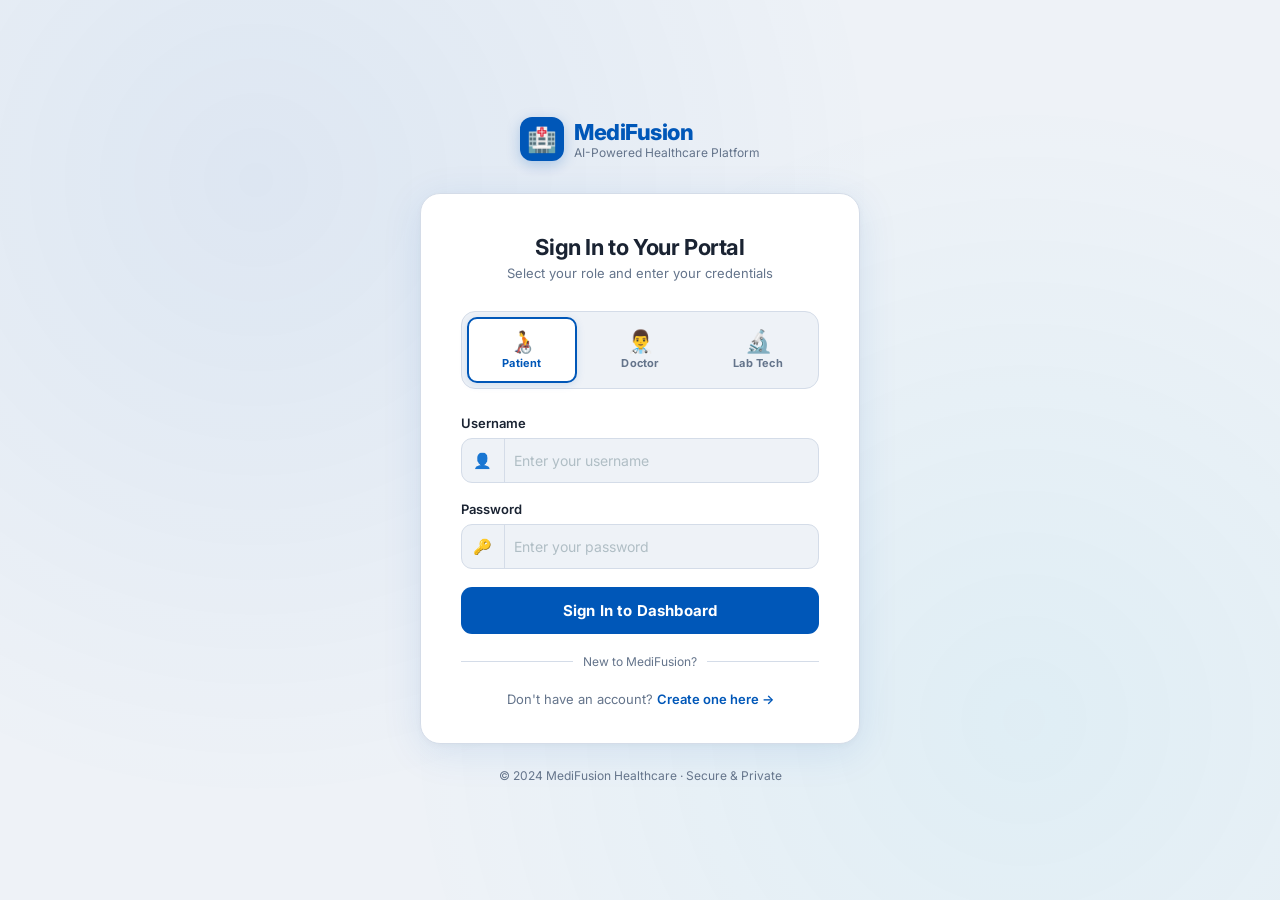
<file: frontend/doctor_review.html>
<!DOCTYPE html>
<html lang="en">
<head>
<meta charset="UTF-8">
<title>Doctor Case Review – MediFusion</title>
<link href="https://fonts.googleapis.com/css2?family=Poppins:wght@400;500;600;700&display=swap" rel="stylesheet">

<style>
/* ==== GLOBAL STYLE (Teal / Navy) ==== */
body{
  margin:0;padding:0;
  font-family:'Poppins',Arial,sans-serif;
  background:linear-gradient(135deg,#E0F2F1,#CFD8DC);
  display:flex;
  justify-content:center;
  align-items:flex-start;
  padding:40px;
}

.container{
  width:90%;max-width:1200px;
  background:white;
  padding:40px;
  border-radius:16px;
  box-shadow:0 12px 30px rgba(0,0,0,0.1);
}

/* HEADER */
.header{
  display:flex;justify-content:space-between;align-items:center;
  margin-bottom:30px;
}

.header h1{
  color:#37474F;font-size:30px;margin:0;font-weight:700;
}

.logout-btn{
  padding:12px 22px;
  background:#e74c3c;color:white;
  border:none;border-radius:8px;
  font-size:16px;font-weight:600;
  cursor:pointer;
}
.logout-btn:hover{ background:#c0392b; }

/* BANNER */
.banner{
  display:flex;align-items:center;
  background:white;padding:25px;border-radius:16px;
  border-left:5px solid #00796B;
  box-shadow:0 6px 18px rgba(0,0,0,0.08);
  margin-bottom:35px;
}
.banner img{
  width:90px;margin-right:20px;
  filter:invert(34%) sepia(85%) saturate(300%) hue-rotate(158deg);
}
.banner-text h2{
  margin:0;color:#00796B;font-size:26px;font-weight:600;
}
.banner-text p{
  margin:5px 0 0;color:#78909C;font-size:15px;
}

/* GRID */
.grid{
  display:grid;grid-template-columns:1fr 1fr;gap:25px;
}

/* CARDS */
.card{
  background:white;padding:25px;border-radius:12px;
  box-shadow:0 4px 12px rgba(0,0,0,0.08);
}
.card h3{
  margin:0 0 10px 0;
  color:#37474F;font-size:20px;font-weight:600;
  border-bottom:2px solid #E0F2F1;
  padding-bottom:5px;
}

/* TEXT BOXES */
.text-box{
  width:100%;min-height:120px;
  padding:14px;border-radius:10px;
  border:1px solid #CFD8DC;font-size:15px;
  color:#263238;resize:vertical;
}
.text-box:focus{
  border-color:#4DB6AC;
  box-shadow:0 0 8px rgba(77,182,172,0.4);
}

/* READ-ONLY */
#symptomsBox,#aiBox{
  background:#F4FFFF;border-left:4px solid #4DB6AC;
  padding:15px;font-weight:500;color:#004D40;
}

/* SUBMIT */
.submit-btn{
  width:100%;padding:16px;margin-top:30px;
  background:#00796B;color:white;
  border:none;border-radius:10px;
  font-size:18px;font-weight:600;
  cursor:pointer;
}
.submit-btn:hover{
  background:#4DB6AC;
  transform:translateY(-2px);
}
</style>
</head>

<body>
<div class="container">

  <div class="header">
    <h1>Case Review</h1>
    <button class="logout-btn" onclick="doctorLogout()">Logout</button>
  </div>

  <div class="banner">
    <img src="https://cdn-icons-png.flaticon.com/512/4320/4320337.png">
    <div class="banner-text">
      <h2>Review Patient Case</h2>
      <p>Analyze symptoms, AI findings, and submit your review.</p>
    </div>
  </div>

  <div class="grid">

    <div class="card">
      <h3>Patient Symptoms</h3>
      <div id="symptomsBox" class="text-box">Loading...</div>
    </div>

    <div class="card">
      <h3>AI Preliminary Analysis</h3>
      <div id="aiBox" class="text-box">Loading...</div>
    </div>

    <div class="card">
      <h3>Your Notes</h3>
      <textarea id="docNotes" class="text-box"></textarea>
    </div>

    <div class="card">
      <h3>Recommended Tests</h3>
      <textarea id="tests" class="text-box"></textarea>
    </div>

    <div class="card" style="grid-column:1/-1;">
      <h3>Final Diagnosis</h3>
      <textarea id="diagnosis" class="text-box"></textarea>
    </div>

  </div>

  <button class="submit-btn" onclick="submitDoctorReview()">SUBMIT REVIEW</button>
</div>

<script src="api.js"></script>
<script src="doctor.js"></script>
<script>
    loadCaseForReview();
</script>

</body>
</html>
</file>
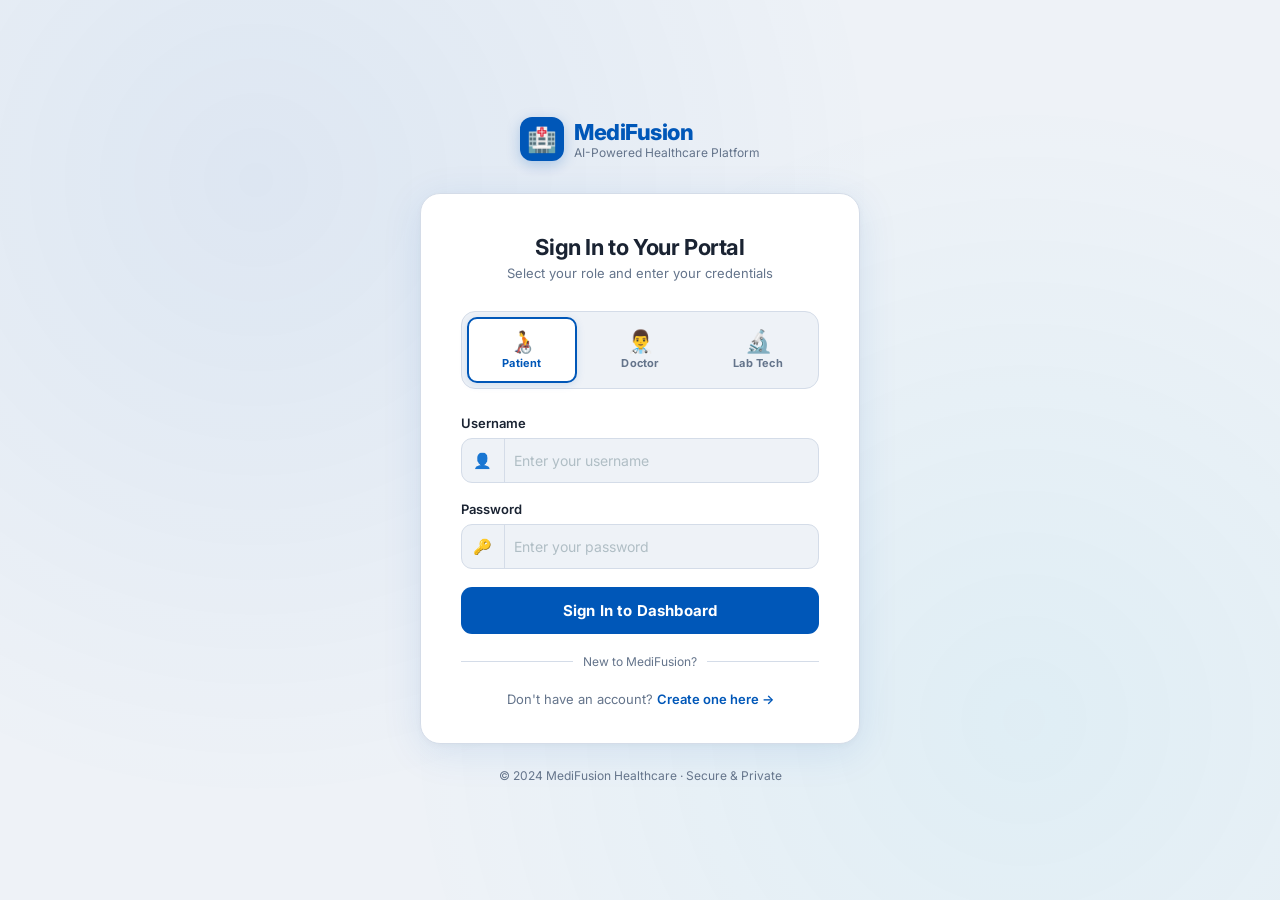
<file: frontend/lab_dashboard.html>
<!DOCTYPE html>
<html lang="en">
<head>
<meta charset="UTF-8">
<meta name="viewport" content="width=device-width, initial-scale=1.0">
<title>Lab Dashboard – MediFusion</title>
<link href="https://fonts.googleapis.com/css2?family=Inter:wght@300;400;500;600;700;800&display=swap" rel="stylesheet">
<style>
*, *::before, *::after { margin: 0; padding: 0; box-sizing: border-box; }
:root {
  --bg: #f0f4f8;
  --sidebar: #ffffff;
  --white: #ffffff;
  --primary: #0e7c5b;
  --primary-light: #ecfdf5;
  --primary-hover: #065f46;
  --text: #1a2332;
  --muted: #64748b;
  --border: #dde3ec;
  --success: #16a34a;
  --success-bg: #f0fdf4;
  --danger: #dc2626;
  --warn: #d97706;
  --shadow: 0 2px 12px rgba(14,124,91,0.07);
  --shadow-md: 0 4px 20px rgba(14,124,91,0.10);
}
body { font-family: 'Inter', sans-serif; background: var(--bg); color: var(--text); min-height: 100vh; display: flex; font-size: 14px; }

/* ── SIDEBAR ── */
.sidebar { width: 248px; min-width: 248px; background: var(--sidebar); border-right: 1px solid var(--border); display: flex; flex-direction: column; height: 100vh; position: sticky; top: 0; box-shadow: 2px 0 12px rgba(0,0,0,0.04); }
.sidebar-brand { padding: 24px 22px 18px; border-bottom: 1px solid var(--border); display: flex; align-items: center; gap: 10px; }
.brand-icon { width: 38px; height: 38px; border-radius: 10px; background: var(--primary); display: flex; align-items: center; justify-content: center; font-size: 20px; }
.brand-name { font-size: 16px; font-weight: 800; color: var(--primary); }
.brand-sub { font-size: 10px; color: var(--muted); text-transform: uppercase; letter-spacing: 0.8px; }
.user-card { margin: 16px 14px; padding: 14px; background: var(--primary-light); border-radius: 14px; display: flex; align-items: center; gap: 12px; border: 1px solid rgba(14,124,91,0.12); }
.user-avatar { width: 40px; height: 40px; border-radius: 50%; background: var(--primary); color: white; font-size: 18px; display: flex; align-items: center; justify-content: center; }
.user-name { font-size: 13px; font-weight: 700; }
.user-role { font-size: 11px; color: var(--primary); font-weight: 600; }
.nav-section { padding: 8px 10px 0; flex: 1; }
.nav-label { font-size: 10px; color: var(--muted); text-transform: uppercase; letter-spacing: 1px; padding: 10px 10px 6px; font-weight: 600; }
.nav-item { display: flex; align-items: center; gap: 10px; padding: 10px 12px; border-radius: 10px; cursor: pointer; color: var(--muted); font-size: 13px; font-weight: 500; transition: all 0.15s; margin-bottom: 2px; }
.nav-item:hover { background: var(--bg); color: var(--text); }
.nav-item.active { background: var(--primary-light); color: var(--primary); font-weight: 600; }
.nav-icon { font-size: 16px; width: 20px; text-align: center; }
.sidebar-footer { padding: 14px; border-top: 1px solid var(--border); }
.btn-logout { width: 100%; padding: 10px; background: #fef2f2; border: 1px solid #fca5a5; border-radius: 10px; color: var(--danger); font-size: 13px; font-weight: 600; font-family: 'Inter', sans-serif; cursor: pointer; transition: all 0.2s; }
.btn-logout:hover { background: var(--danger); color: white; }

/* ── MAIN ── */
.main { flex: 1; overflow-y: auto; display: flex; flex-direction: column; }
.topbar { background: var(--white); border-bottom: 1px solid var(--border); padding: 16px 32px; display: flex; align-items: center; justify-content: space-between; position: sticky; top: 0; z-index: 10; box-shadow: 0 1px 4px rgba(0,0,0,0.04); }
.topbar-title { font-size: 18px; font-weight: 700; color: var(--text); }
.topbar-sub { font-size: 12px; color: var(--muted); margin-top: 1px; }
.content { padding: 28px 32px; flex: 1; }

.tab-panel { display: none; }
.tab-panel.active { display: block; }

/* ── STATS ── */
.stats-row { display: grid; grid-template-columns: repeat(auto-fit, minmax(160px,1fr)); gap: 16px; margin-bottom: 24px; }
.stat-card { background: var(--white); border: 1px solid var(--border); border-radius: 16px; padding: 20px; box-shadow: var(--shadow); position: relative; overflow: hidden; }
.stat-card::before { content: ''; position: absolute; top: 0; left: 0; right: 0; height: 3px; background: var(--primary); }
.stat-icon { font-size: 24px; margin-bottom: 10px; }
.stat-value { font-size: 22px; font-weight: 800; color: var(--text); }
.stat-label { font-size: 12px; color: var(--muted); margin-top: 4px; font-weight: 500; }

/* ── CARDS ── */
.card-grid { display: grid; grid-template-columns: 1fr 1fr; gap: 20px; margin-bottom: 20px; }
.card-full { grid-column: 1 / -1; }
.card { background: var(--white); border: 1px solid var(--border); border-radius: 16px; padding: 24px; box-shadow: var(--shadow); }
.card-title { font-size: 14px; font-weight: 700; color: var(--text); margin-bottom: 18px; display: flex; align-items: center; gap: 8px; padding-bottom: 14px; border-bottom: 1px solid var(--border); }

/* ── FORMS ── */
.form-group { margin-bottom: 18px; }
.form-label { display: block; font-size: 12px; font-weight: 600; color: var(--text); margin-bottom: 8px; text-transform: uppercase; letter-spacing: 0.5px; }
.form-input { width: 100%; padding: 12px 16px; background: var(--bg); border: 1.5px solid var(--border); border-radius: 10px; color: var(--text); font-size: 13px; font-family: 'Inter', sans-serif; transition: all 0.2s; }
.form-input:focus { outline: none; border-color: var(--primary); background: white; box-shadow: 0 0 0 3px rgba(14,124,91,0.1); }
.form-input::placeholder { color: #a0aec0; }
textarea.form-input { resize: vertical; min-height: 90px; }

.btn-primary { padding: 11px 22px; background: var(--primary); border: none; border-radius: 10px; color: white; font-size: 13px; font-weight: 700; font-family: 'Inter', sans-serif; cursor: pointer; transition: all 0.2s; }
.btn-primary:hover { background: var(--primary-hover); transform: translateY(-1px); box-shadow: 0 4px 14px rgba(14,124,91,0.25); }
.btn-primary:disabled { opacity: 0.6; cursor: not-allowed; transform: none; }

.btn-secondary { padding: 10px 18px; background: var(--primary-light); border: 1px solid rgba(14,124,91,0.25); border-radius: 10px; color: var(--primary); font-size: 13px; font-weight: 600; font-family: 'Inter', sans-serif; cursor: pointer; transition: all 0.2s; }
.btn-secondary:hover { background: #d1fae5; }

/* ── LOOKUP ── */
.lookup-result { display: none; background: var(--primary-light); border: 1px solid rgba(14,124,91,0.2); border-radius: 14px; padding: 18px; margin-top: 18px; }
.lookup-result.show { display: block; }

.info-row { display: flex; align-items: flex-start; padding: 10px 0; border-bottom: 1px solid var(--border); }
.info-row:last-child { border-bottom: none; padding-bottom: 0; }
.info-key { font-size: 11px; font-weight: 700; color: var(--muted); width: 130px; flex-shrink: 0; padding-top: 1px; text-transform: uppercase; letter-spacing: 0.5px; }
.info-val { font-size: 13px; color: var(--text); font-weight: 500; flex: 1; line-height: 1.5; }

/* ── BADGE ── */
.badge { display: inline-flex; align-items: center; padding: 3px 10px; border-radius: 20px; font-size: 11px; font-weight: 700; text-transform: uppercase; letter-spacing: 0.5px; }
.badge-submitted { background: #fffbeb; color: var(--warn); border: 1px solid #fde68a; }
.badge-analyzed { background: #eff6ff; color: #0057B8; border: 1px solid #bfdbfe; }
.badge-reviewed { background: var(--success-bg); color: var(--success); border: 1px solid #86efac; }

/* ── UPLOAD LOCKED ── */
.upload-locked { text-align: center; padding: 40px 20px; color: var(--muted); }
.upload-locked-icon { font-size: 40px; display: block; margin-bottom: 12px; opacity: 0.35; }

/* ── MSG ── */
.msg { display: none; padding: 11px 14px; border-radius: 10px; font-size: 13px; font-weight: 600; margin-top: 12px; }
.msg.success { background: var(--success-bg); border: 1px solid #86efac; color: var(--success); }
.msg.error { background: #fef2f2; border: 1px solid #fca5a5; color: var(--danger); }

/* ── TABLE ── */
.data-table { width: 100%; border-collapse: collapse; }
.data-table th { font-size: 11px; font-weight: 700; color: var(--muted); text-transform: uppercase; letter-spacing: 0.8px; padding: 10px 14px; text-align: left; border-bottom: 1.5px solid var(--border); }
.data-table td { padding: 13px 14px; font-size: 13px; color: var(--text); border-bottom: 1px solid var(--border); }
.data-table tr:last-child td { border-bottom: none; }
.data-table tr:hover td { background: var(--bg); }

.empty-state { text-align: center; padding: 48px 20px; }
.empty-icon { font-size: 48px; opacity: 0.2; display: block; margin-bottom: 12px; }
.empty-state p { color: var(--muted); font-size: 14px; }

.spinner { display: inline-block; width: 15px; height: 15px; border: 2px solid rgba(255,255,255,0.4); border-top-color: white; border-radius: 50%; animation: spin 0.7s linear infinite; vertical-align: middle; margin-right: 6px; }
@keyframes spin { to { transform: rotate(360deg); } }

@media (max-width: 900px) { .card-grid { grid-template-columns: 1fr; } .card-full { grid-column: 1; } }
@media (max-width: 768px) { body { flex-direction: column; } .sidebar { width: 100%; height: auto; min-width: unset; position: relative; } .content { padding: 20px; } .topbar { padding: 14px 20px; } }
</style>
</head>
<body>

<!-- ── SIDEBAR ── -->
<div class="sidebar">
  <div class="sidebar-brand">
    <div class="brand-icon">🏥</div>
    <div>
      <div class="brand-name">MediFusion</div>
      <div class="brand-sub">Lab Portal</div>
    </div>
  </div>
  <div class="user-card">
    <div class="user-avatar">🔬</div>
    <div>
      <div class="user-name" id="sidebarUsername">Lab Tech</div>
      <div class="user-role">Lab Technician</div>
    </div>
  </div>
  <nav class="nav-section">
    <div class="nav-label">Menu</div>
    <div class="nav-item active" onclick="showTab('overview')" id="nav-overview"><span class="nav-icon">📊</span> Overview</div>
    <div class="nav-item" onclick="showTab('upload')" id="nav-upload"><span class="nav-icon">⬆️</span> Upload Report</div>
    <div class="nav-item" onclick="showTab('history')" id="nav-history"><span class="nav-icon">📁</span> History</div>
  </nav>
  <div class="sidebar-footer">
    <button class="btn-logout" onclick="logout()">🚪 Sign Out</button>
  </div>
</div>

<!-- ── MAIN ── -->
<div class="main">
  <div class="topbar">
    <div>
      <div class="topbar-title" id="topbarTitle">Lab Overview</div>
      <div class="topbar-sub" id="topbarSub">Manage patient reports and uploads</div>
    </div>
    <button class="btn-primary" onclick="showTab('upload')">+ Upload Report</button>
  </div>

  <div class="content">

    <!-- ════ OVERVIEW ════ -->
    <div class="tab-panel active" id="tab-overview">
      <div class="stats-row">
        <div class="stat-card">
          <div class="stat-icon">📤</div>
          <div class="stat-value" id="statUploads">—</div>
          <div class="stat-label">Reports Uploaded</div>
        </div>
        <div class="stat-card">
          <div class="stat-icon">🧪</div>
          <div class="stat-value" id="statCases">—</div>
          <div class="stat-label">Cases Assisted</div>
        </div>
        <div class="stat-card">
          <div class="stat-icon">✅</div>
          <div class="stat-value" id="statReviewed">—</div>
          <div class="stat-label">This Month</div>
        </div>
      </div>

      <div class="card">
        <div class="card-title">📋 Recent Uploads</div>
        <div id="recentUploads">
          <div class="empty-state"><span class="empty-icon">📭</span><p>No reports uploaded yet.</p></div>
        </div>
      </div>
    </div>

    <!-- ════ UPLOAD ════ -->
    <div class="tab-panel" id="tab-upload">
      <div class="card-grid">

        <!-- Step 1 -->
        <div class="card">
          <div class="card-title">🔍 Step 1 — Find Patient</div>
          <div class="form-group">
            <label class="form-label">Patient Username</label>
            <div style="display:flex;gap:10px;">
              <input id="lookupInput" class="form-input" placeholder="Enter patient username" style="flex:1;">
              <button class="btn-secondary" onclick="lookupPatient()">Search</button>
            </div>
          </div>
          <div id="lookupMsg" class="msg"></div>

          <div class="lookup-result" id="lookupResult">
            <div class="info-row"><div class="info-key">Patient</div><div class="info-val" id="lookupPatientName">—</div></div>
            <div class="info-row"><div class="info-key">Case ID</div><div class="info-val" id="lookupCaseId">—</div></div>
            <div class="info-row"><div class="info-key">Symptoms</div><div class="info-val" id="lookupSymptoms">—</div></div>
            <div class="info-row"><div class="info-key">AI Finding</div><div class="info-val" id="lookupAIPrediction">—</div></div>
            <div class="info-row"><div class="info-key">Status</div><div class="info-val" id="lookupCaseStatus">—</div></div>
            <div class="info-row"><div class="info-key">Attachments</div><div class="info-val" id="lookupAttachments">None</div></div>
          </div>
        </div>

        <!-- Step 2 -->
        <div class="card">
          <div class="card-title">📎 Step 2 — Attach Report</div>
          <div id="uploadLocked" class="upload-locked">
            <span class="upload-locked-icon">🔒</span>
            Search for a patient first to unlock this form.
          </div>
          <div id="uploadForm" style="display:none;">
            <input type="hidden" id="uploadCaseId">
            <div class="form-group">
              <label class="form-label">Report File (X-ray / PDF / Image) *</label>
              <input type="file" id="fileUpload" class="form-input" accept="image/*,.pdf" required>
            </div>
            <div class="form-group">
              <label class="form-label">Lab Notes (optional)</label>
              <textarea id="comments" class="form-input" placeholder="Critical observations or notes for the reviewing doctor..."></textarea>
            </div>
            <div id="uploadMsg" class="msg"></div>
            <button class="btn-primary" id="uploadBtn" onclick="uploadReport()" style="width:100%;padding:14px;font-size:14px;margin-top:4px;">
              ⬆️ Submit Report to Case
            </button>
          </div>
        </div>

      </div>
    </div>

    <!-- ════ HISTORY ════ -->
    <div class="tab-panel" id="tab-history">
      <div style="display:flex;justify-content:flex-end;margin-bottom:18px;">
        <button class="btn-secondary" onclick="loadHistory()">↻ Refresh</button>
      </div>
      <div class="card">
        <div class="card-title">📁 All Uploads</div>
        <div id="historyContent">
          <div class="empty-state"><span class="empty-icon">📭</span><p>Loading...</p></div>
        </div>
      </div>
    </div>

  </div>
</div>

<script src="api.js"></script>
<script src="lab.js"></script>
</body>
</html>
</file>
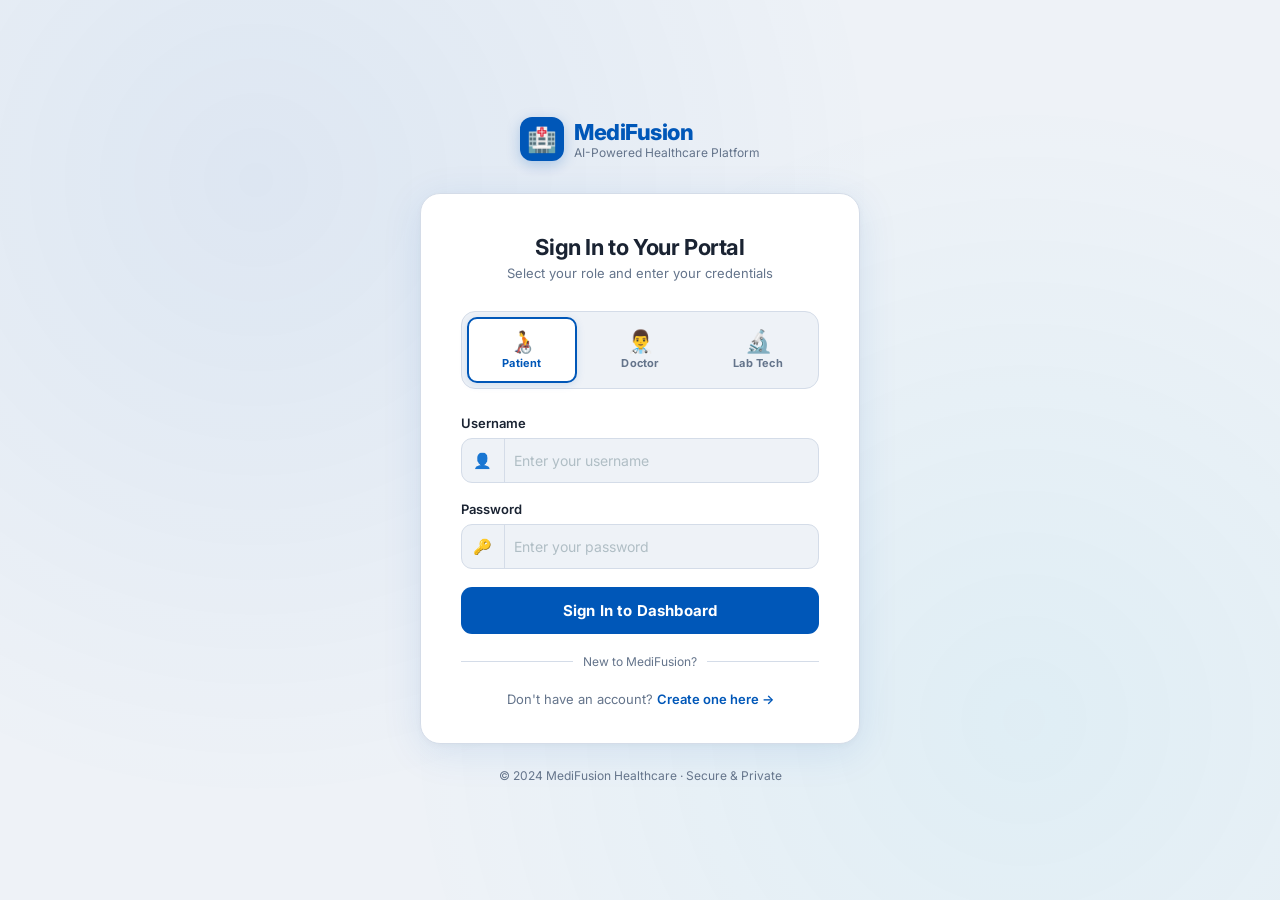
<file: frontend/login.html>
<!DOCTYPE html>
<html lang="en">
<head>
<meta charset="UTF-8">
<meta name="viewport" content="width=device-width, initial-scale=1.0">
<title>MediFusion – Sign In</title>
<link href="https://fonts.googleapis.com/css2?family=Inter:wght@300;400;500;600;700;800&display=swap" rel="stylesheet">
<style>
*, *::before, *::after { margin: 0; padding: 0; box-sizing: border-box; }

:root {
  --bg: #eef2f7;
  --white: #ffffff;
  --primary: #0057B8;
  --primary-light: #e8f0fb;
  --primary-hover: #0047a0;
  --text: #1a2332;
  --muted: #64748b;
  --border: #d4dce8;
  --danger: #dc2626;
  --danger-bg: #fef2f2;
  --success: #16a34a;
  --success-bg: #f0fdf4;
}

body {
  font-family: 'Inter', sans-serif;
  min-height: 100vh;
  background: var(--bg);
  display: flex;
  flex-direction: column;
  align-items: center;
  justify-content: center;
  padding: 24px 16px;
  position: relative;
}

/* subtle background pattern */
body::before {
  content: '';
  position: fixed;
  inset: 0;
  background-image:
    radial-gradient(circle at 20% 20%, rgba(0,87,184,0.07) 0%, transparent 50%),
    radial-gradient(circle at 80% 80%, rgba(0,180,216,0.06) 0%, transparent 50%);
  pointer-events: none;
  z-index: 0;
}

/* ── TOP HEADER BAR ── */
.site-header {
  position: relative; z-index: 1;
  display: flex; align-items: center; gap: 10px;
  margin-bottom: 32px;
}
.site-logo {
  width: 44px; height: 44px;
  background: var(--primary);
  border-radius: 12px;
  display: flex; align-items: center; justify-content: center;
  font-size: 24px;
  box-shadow: 0 4px 14px rgba(0,87,184,0.25);
}
.site-name { font-size: 22px; font-weight: 800; color: var(--primary); letter-spacing: -0.5px; }
.site-tagline { font-size: 12px; color: var(--muted); }

/* ── CARD ── */
.login-card {
  position: relative; z-index: 1;
  width: 100%;
  max-width: 440px;
  background: var(--white);
  border-radius: 20px;
  border: 1px solid var(--border);
  box-shadow: 0 8px 40px rgba(0,87,184,0.10), 0 2px 8px rgba(0,0,0,0.04);
  padding: 40px 40px 36px;
}

.card-heading {
  text-align: center;
  margin-bottom: 30px;
}
.card-heading h1 {
  font-size: 22px;
  font-weight: 700;
  color: var(--text);
  margin-bottom: 5px;
  letter-spacing: -0.4px;
}
.card-heading p {
  font-size: 13px;
  color: var(--muted);
}

/* ── ROLE SELECTOR ── */
.role-selector {
  display: grid;
  grid-template-columns: repeat(3, 1fr);
  gap: 8px;
  margin-bottom: 26px;
  background: var(--bg);
  padding: 5px;
  border-radius: 14px;
  border: 1px solid var(--border);
}
.role-btn {
  display: flex;
  flex-direction: column;
  align-items: center;
  gap: 4px;
  padding: 11px 6px;
  border-radius: 10px;
  border: 2px solid transparent;
  background: transparent;
  cursor: pointer;
  font-family: 'Inter', sans-serif;
  transition: all 0.18s;
  color: var(--muted);
}
.role-btn:hover {
  background: var(--white);
  color: var(--text);
}
.role-btn.active {
  background: var(--white);
  border-color: var(--primary);
  color: var(--primary);
  box-shadow: 0 2px 8px rgba(0,87,184,0.12);
}
.role-btn .r-icon { font-size: 22px; line-height: 1; }
.role-btn .r-label { font-size: 11px; font-weight: 700; letter-spacing: 0.2px; }

/* ── FORM ── */
.form-group { margin-bottom: 18px; }
.form-label {
  display: block;
  font-size: 13px;
  font-weight: 600;
  color: var(--text);
  margin-bottom: 7px;
}
.input-wrap { position: relative; }
.input-prefix {
  position: absolute;
  left: 0; top: 0; bottom: 0;
  width: 44px;
  display: flex; align-items: center; justify-content: center;
  font-size: 15px;
  color: var(--muted);
  border-right: 1px solid var(--border);
  pointer-events: none;
}
.form-input {
  width: 100%;
  padding: 13px 16px 13px 52px;
  background: var(--bg);
  border: 1.5px solid var(--border);
  border-radius: 11px;
  color: var(--text);
  font-size: 14px;
  font-family: 'Inter', sans-serif;
  font-weight: 500;
  transition: all 0.2s;
}
.form-input:focus {
  outline: none;
  border-color: var(--primary);
  background: var(--white);
  box-shadow: 0 0 0 3px rgba(0,87,184,0.09);
}
.form-input::placeholder { color: #b0bec5; font-weight: 400; }

/* ── BUTTON ── */
.btn-login {
  width: 100%;
  padding: 14px;
  background: var(--primary);
  border: none;
  border-radius: 11px;
  color: white;
  font-size: 15px;
  font-weight: 700;
  font-family: 'Inter', sans-serif;
  cursor: pointer;
  letter-spacing: 0.2px;
  transition: all 0.2s;
  margin-top: 6px;
  display: flex;
  align-items: center;
  justify-content: center;
  gap: 8px;
}
.btn-login:hover {
  background: var(--primary-hover);
  transform: translateY(-1px);
  box-shadow: 0 6px 20px rgba(0,87,184,0.28);
}
.btn-login:disabled {
  opacity: 0.65;
  cursor: not-allowed;
  transform: none;
  box-shadow: none;
}

/* ── ALERTS ── */
.alert {
  display: none;
  align-items: flex-start;
  gap: 10px;
  padding: 12px 14px;
  border-radius: 10px;
  font-size: 13px;
  font-weight: 500;
  margin-bottom: 16px;
  line-height: 1.4;
}
.alert.error  { background: var(--danger-bg);  border: 1px solid #fca5a5; color: var(--danger); }
.alert.success{ background: var(--success-bg); border: 1px solid #86efac; color: var(--success); }
.alert-icon { font-size: 15px; flex-shrink: 0; margin-top: 1px; }

/* ── FOOTER LINK ── */
.card-footer {
  margin-top: 22px;
  text-align: center;
  font-size: 13px;
  color: var(--muted);
}
.card-footer a {
  color: var(--primary);
  text-decoration: none;
  font-weight: 600;
}
.card-footer a:hover { text-decoration: underline; }

/* ── DIVIDER ── */
.divider {
  display: flex; align-items: center; gap: 10px;
  margin: 20px 0 18px;
}
.divider::before, .divider::after { content: ''; flex: 1; height: 1px; background: var(--border); }
.divider span { font-size: 12px; color: var(--muted); white-space: nowrap; }

/* ── SPINNER ── */
.spinner {
  display: inline-block;
  width: 16px; height: 16px;
  border: 2px solid rgba(255,255,255,0.35);
  border-top-color: white;
  border-radius: 50%;
  animation: spin 0.7s linear infinite;
}
@keyframes spin { to { transform: rotate(360deg); } }

/* ── FOOTER TEXT ── */
.page-footer {
  position: relative; z-index: 1;
  margin-top: 24px;
  font-size: 12px;
  color: var(--muted);
  text-align: center;
}

@media (max-width: 480px) {
  .login-card { padding: 30px 24px 28px; }
  .card-heading h1 { font-size: 20px; }
}
</style>
</head>
<body>

<!-- Site Header -->
<div class="site-header">
  <div class="site-logo">🏥</div>
  <div>
    <div class="site-name">MediFusion</div>
    <div class="site-tagline">AI-Powered Healthcare Platform</div>
  </div>
</div>

<!-- Login Card -->
<div class="login-card">

  <div class="card-heading">
    <h1>Sign In to Your Portal</h1>
    <p>Select your role and enter your credentials</p>
  </div>

  <!-- Role Selector -->
  <div class="role-selector">
    <button class="role-btn active" onclick="selectRole('patient', this)" type="button">
      <span class="r-icon">🧑‍🦽</span>
      <span class="r-label">Patient</span>
    </button>
    <button class="role-btn" onclick="selectRole('doctor', this)" type="button">
      <span class="r-icon">👨‍⚕️</span>
      <span class="r-label">Doctor</span>
    </button>
    <button class="role-btn" onclick="selectRole('lab', this)" type="button">
      <span class="r-icon">🔬</span>
      <span class="r-label">Lab Tech</span>
    </button>
  </div>

  <form id="loginForm" onsubmit="loginUser(event)">
    <input type="hidden" id="role" value="patient">

    <!-- Alerts -->
    <div id="loginError" class="alert error">
      <span class="alert-icon">⚠️</span>
      <span id="loginErrorText"></span>
    </div>
    <div id="loginSuccess" class="alert success">
      <span class="alert-icon">✅</span>
      <span id="loginSuccessText"></span>
    </div>

    <div class="form-group">
      <label class="form-label" for="username">Username</label>
      <div class="input-wrap">
        <span class="input-prefix">👤</span>
        <input id="username" type="text" class="form-input"
          placeholder="Enter your username" required autocomplete="username">
      </div>
    </div>

    <div class="form-group">
      <label class="form-label" for="password">Password</label>
      <div class="input-wrap">
        <span class="input-prefix">🔑</span>
        <input id="password" type="password" class="form-input"
          placeholder="Enter your password" required autocomplete="current-password">
      </div>
    </div>

    <button id="loginBtn" class="btn-login" type="submit">
      Sign In to Dashboard
    </button>
  </form>

  <div class="divider"><span>New to MediFusion?</span></div>
  <div class="card-footer">
    Don't have an account? <a href="signup.html">Create one here →</a>
  </div>

</div>

<div class="page-footer">© 2024 MediFusion Healthcare · Secure & Private</div>

<script src="api.js"></script>
<script>
function selectRole(role, el) {
  document.getElementById('role').value = role;
  document.querySelectorAll('.role-btn').forEach(b => b.classList.remove('active'));
  el.classList.add('active');
}
</script>
<script src="login.js"></script>
</body>
</html>
</file>
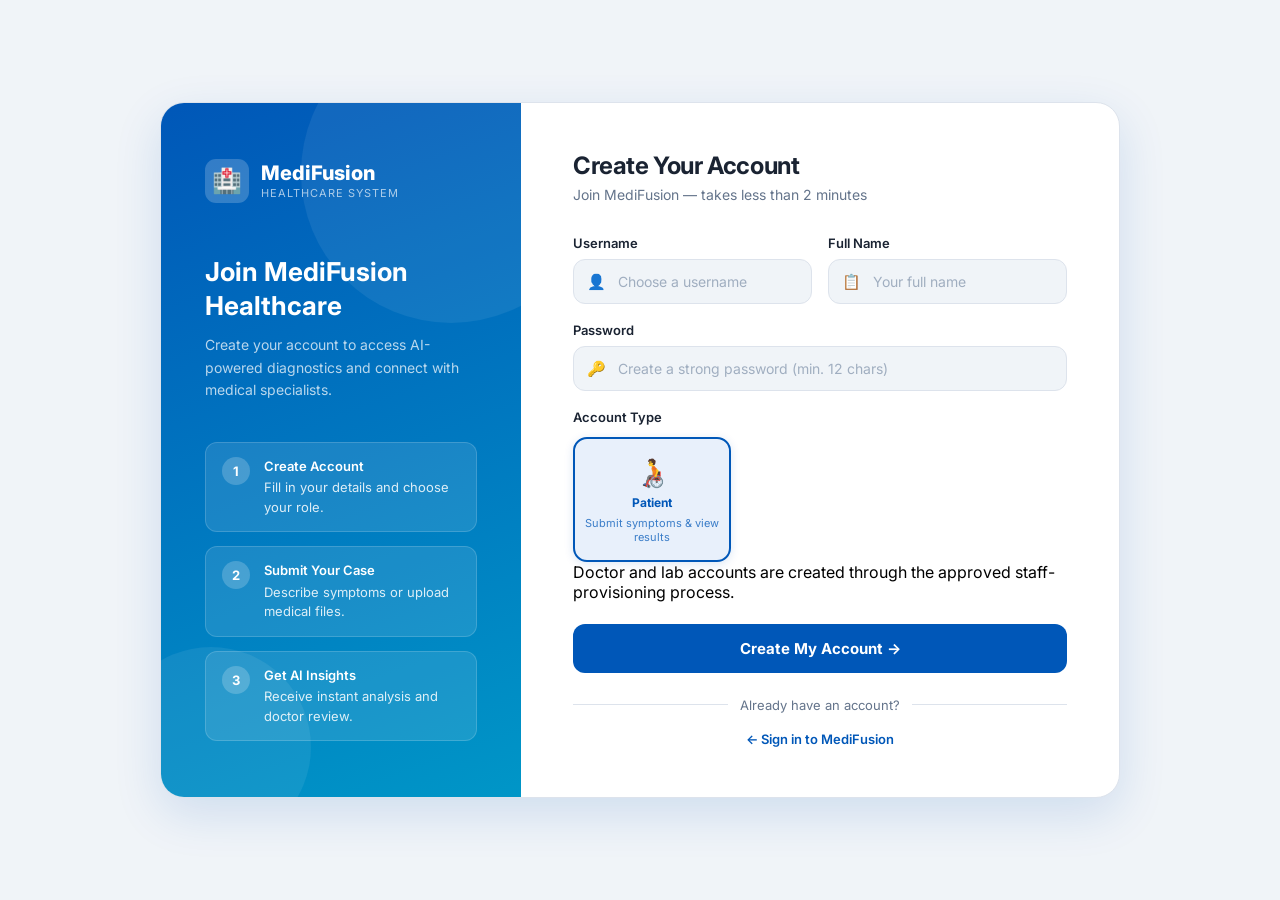
<file: frontend/signup.html>
<!DOCTYPE html>
<html lang="en">
<head>
<meta charset="UTF-8">
<meta name="viewport" content="width=device-width, initial-scale=1.0">
<title>MediFusion – Create Account</title>
<link href="https://fonts.googleapis.com/css2?family=Inter:wght@300;400;500;600;700;800&display=swap" rel="stylesheet">
<style>
*, *::before, *::after { margin: 0; padding: 0; box-sizing: border-box; }
:root {
  --bg: #f0f4f8;
  --white: #ffffff;
  --primary: #0057B8;
  --primary-light: #e8f0fb;
  --primary-hover: #0047a0;
  --text: #1a2332;
  --muted: #64748b;
  --border: #dde3ec;
  --danger: #dc2626;
  --danger-bg: #fef2f2;
  --success: #16a34a;
  --success-bg: #f0fdf4;
  --shadow-lg: 0 16px 48px rgba(0,87,184,0.14);
}
body {
  font-family: 'Inter', sans-serif;
  min-height: 100vh;
  background: var(--bg);
  display: flex;
  align-items: center;
  justify-content: center;
  padding: 24px 20px;
}

.signup-wrap {
  display: flex;
  width: 100%;
  max-width: 960px;
  background: var(--white);
  border-radius: 24px;
  box-shadow: var(--shadow-lg);
  overflow: hidden;
  border: 1px solid var(--border);
}

/* ── LEFT ── */
.signup-left {
  width: 360px;
  min-width: 360px;
  background: linear-gradient(160deg, #0057B8 0%, #0096c7 100%);
  padding: 56px 44px;
  display: flex;
  flex-direction: column;
  position: relative;
  overflow: hidden;
}
.signup-left::before {
  content: ''; position: absolute;
  width: 300px; height: 300px; border-radius: 50%;
  background: rgba(255,255,255,0.07);
  top: -80px; right: -80px;
}
.signup-left::after {
  content: ''; position: absolute;
  width: 200px; height: 200px; border-radius: 50%;
  background: rgba(255,255,255,0.07);
  bottom: -50px; left: -50px;
}

.sl-logo {
  display: flex; align-items: center; gap: 12px;
  margin-bottom: 52px; position: relative; z-index: 1;
}
.sl-logo-icon {
  width: 44px; height: 44px;
  background: rgba(255,255,255,0.2);
  border-radius: 11px;
  display: flex; align-items: center; justify-content: center; font-size: 24px;
}
.sl-logo-name { font-size: 20px; font-weight: 800; color: white; }
.sl-logo-sub { font-size: 11px; color: rgba(255,255,255,0.65); margin-top: 1px; text-transform: uppercase; letter-spacing: 1px; }

.sl-title { font-size: 26px; font-weight: 700; color: white; line-height: 1.3; margin-bottom: 12px; position: relative; z-index: 1; }
.sl-desc { font-size: 14px; color: rgba(255,255,255,0.72); line-height: 1.6; margin-bottom: 40px; position: relative; z-index: 1; }

.sl-steps { position: relative; z-index: 1; display: flex; flex-direction: column; gap: 14px; }
.sl-step {
  display: flex; align-items: flex-start; gap: 14px;
  padding: 14px 16px;
  background: rgba(255,255,255,0.1);
  border-radius: 12px;
  border: 1px solid rgba(255,255,255,0.16);
}
.sl-step-num {
  width: 28px; height: 28px; border-radius: 50%;
  background: rgba(255,255,255,0.2);
  color: white; font-size: 13px; font-weight: 700;
  display: flex; align-items: center; justify-content: center;
  flex-shrink: 0;
}
.sl-step-text { font-size: 13px; color: rgba(255,255,255,0.85); line-height: 1.5; }
.sl-step-text strong { color: white; display: block; font-weight: 600; margin-bottom: 2px; }

/* ── RIGHT ── */
.signup-right {
  flex: 1;
  padding: 48px 52px;
  overflow-y: auto;
}

.sr-header { margin-bottom: 32px; }
.sr-header h2 { font-size: 24px; font-weight: 700; color: var(--text); margin-bottom: 6px; letter-spacing: -0.4px; }
.sr-header p { font-size: 14px; color: var(--muted); }

.form-row { display: grid; grid-template-columns: 1fr 1fr; gap: 16px; }
.form-group { margin-bottom: 18px; }
.form-label { display: block; font-size: 13px; font-weight: 600; color: var(--text); margin-bottom: 8px; }
.input-wrap { position: relative; }
.input-icon { position: absolute; left: 14px; top: 50%; transform: translateY(-50%); font-size: 15px; pointer-events: none; }
.form-input {
  width: 100%;
  padding: 13px 16px 13px 44px;
  background: var(--bg);
  border: 1.5px solid var(--border);
  border-radius: 12px;
  color: var(--text);
  font-size: 14px;
  font-family: 'Inter', sans-serif;
  font-weight: 500;
  transition: all 0.2s;
}
.form-input:focus {
  outline: none;
  border-color: var(--primary);
  background: white;
  box-shadow: 0 0 0 3px rgba(0,87,184,0.08);
}
.form-input::placeholder { color: #a0aec0; font-weight: 400; }
.form-input.no-icon { padding-left: 16px; }

.role-section { margin-bottom: 22px; }
.role-section-label { font-size: 13px; font-weight: 600; color: var(--text); margin-bottom: 12px; display: block; }
.role-grid { display: grid; grid-template-columns: repeat(3, 1fr); gap: 10px; }
.role-card input[type="radio"] { display: none; }
.role-card label {
  display: flex; flex-direction: column; align-items: center; gap: 6px;
  padding: 16px 10px;
  background: var(--bg);
  border: 2px solid var(--border);
  border-radius: 14px;
  cursor: pointer;
  transition: all 0.2s;
  font-size: 12px; font-weight: 600;
  color: var(--muted); text-align: center;
}
.role-card label:hover { border-color: var(--primary); background: var(--primary-light); color: var(--primary); }
.role-card input:checked + label {
  border-color: var(--primary);
  background: var(--primary-light);
  color: var(--primary);
  box-shadow: 0 2px 10px rgba(0,87,184,0.14);
}
.role-card .rc-icon { font-size: 28px; }
.role-card .rc-title { font-size: 12px; font-weight: 700; }
.role-card .rc-sub { font-size: 11px; font-weight: 400; color: inherit; opacity: 0.75; }

.btn-signup {
  width: 100%;
  padding: 15px;
  background: var(--primary);
  border: none; border-radius: 12px;
  color: white; font-size: 15px; font-weight: 700;
  font-family: 'Inter', sans-serif;
  cursor: pointer; transition: all 0.2s;
  display: flex; align-items: center; justify-content: center; gap: 8px;
}
.btn-signup:hover { background: var(--primary-hover); transform: translateY(-1px); box-shadow: 0 6px 20px rgba(0,87,184,0.28); }
.btn-signup:disabled { opacity: 0.6; cursor: not-allowed; transform: none; box-shadow: none; }

.error-box {
  display: none; padding: 12px 16px;
  background: var(--danger-bg); border: 1px solid #fca5a5;
  border-radius: 10px; color: var(--danger);
  font-size: 13px; font-weight: 500; margin-bottom: 16px;
  align-items: center; gap: 8px;
}
.success-box {
  display: none; padding: 12px 16px;
  background: var(--success-bg); border: 1px solid #86efac;
  border-radius: 10px; color: var(--success);
  font-size: 13px; font-weight: 500; margin-bottom: 16px;
  align-items: center; gap: 8px;
}

.divider { display: flex; align-items: center; gap: 12px; margin: 24px 0 18px; }
.divider::before, .divider::after { content: ''; flex: 1; height: 1px; background: var(--border); }
.divider span { font-size: 13px; color: var(--muted); white-space: nowrap; }

.signin-link { text-align: center; font-size: 13px; color: var(--muted); }
.signin-link a { color: var(--primary); text-decoration: none; font-weight: 600; }
.signin-link a:hover { text-decoration: underline; }

.spinner { display: inline-block; width: 16px; height: 16px; border: 2px solid rgba(255,255,255,0.4); border-top-color: white; border-radius: 50%; animation: spin 0.7s linear infinite; }
@keyframes spin { to { transform: rotate(360deg); } }

@media (max-width: 768px) {
  .signup-wrap { flex-direction: column; }
  .signup-left { width: 100%; min-width: unset; padding: 36px 28px; }
  .sl-steps { display: none; }
  .signup-right { padding: 32px 24px; }
  .form-row { grid-template-columns: 1fr; }
}
</style>
</head>
<body>
<div class="signup-wrap">

  <!-- ── LEFT ── -->
  <div class="signup-left">
    <div class="sl-logo">
      <div class="sl-logo-icon">🏥</div>
      <div>
        <div class="sl-logo-name">MediFusion</div>
        <div class="sl-logo-sub">Healthcare System</div>
      </div>
    </div>

    <div class="sl-title">Join MediFusion<br>Healthcare</div>
    <div class="sl-desc">Create your account to access AI-powered diagnostics and connect with medical specialists.</div>

    <div class="sl-steps">
      <div class="sl-step">
        <div class="sl-step-num">1</div>
        <div class="sl-step-text"><strong>Create Account</strong>Fill in your details and choose your role.</div>
      </div>
      <div class="sl-step">
        <div class="sl-step-num">2</div>
        <div class="sl-step-text"><strong>Submit Your Case</strong>Describe symptoms or upload medical files.</div>
      </div>
      <div class="sl-step">
        <div class="sl-step-num">3</div>
        <div class="sl-step-text"><strong>Get AI Insights</strong>Receive instant analysis and doctor review.</div>
      </div>
    </div>
  </div>

  <!-- ── RIGHT ── -->
  <div class="signup-right">
    <div class="sr-header">
      <h2>Create Your Account</h2>
      <p>Join MediFusion — takes less than 2 minutes</p>
    </div>

    <form id="signupForm" onsubmit="signupUser(event)">
      <div class="form-row">
        <div class="form-group">
          <label class="form-label" for="username">Username</label>
          <div class="input-wrap">
            <span class="input-icon">👤</span>
            <input id="username" type="text" class="form-input" placeholder="Choose a username" required autocomplete="username">
          </div>
        </div>
        <div class="form-group">
          <label class="form-label" for="full_name">Full Name</label>
          <div class="input-wrap">
            <span class="input-icon">📋</span>
            <input id="full_name" type="text" class="form-input" placeholder="Your full name" required>
          </div>
        </div>
      </div>

      <div class="form-group">
        <label class="form-label" for="password">Password</label>
        <div class="input-wrap">
          <span class="input-icon">🔑</span>
          <input id="password" type="password" class="form-input" placeholder="Create a strong password (min. 12 chars)" minlength="12" required autocomplete="new-password">
        </div>
      </div>

      <div class="role-section">
        <span class="role-section-label">Account Type</span>
        <div class="role-grid">
          <div class="role-card">
            <input type="radio" name="role" id="role_patient" value="patient" checked required>
            <label for="role_patient">
              <span class="rc-icon">🧑‍🦽</span>
              <span class="rc-title">Patient</span>
              <span class="rc-sub">Submit symptoms &amp; view results</span>
            </label>
          </div>
        </div>
        <p class="rc-sub">Doctor and lab accounts are created through the approved staff-provisioning process.</p>
      </div>

      <div id="signupError" class="error-box">⚠️ <span id="signupErrorText"></span></div>
      <div id="signupSuccess" class="success-box">✅ <span id="signupSuccessText"></span></div>

      <button id="signupBtn" class="btn-signup" type="submit">Create My Account →</button>
    </form>

    <div class="divider"><span>Already have an account?</span></div>
    <div class="signin-link"><a href="login.html">← Sign in to MediFusion</a></div>
  </div>

</div>
<script src="api.js"></script>
<script src="signup.js"></script>
</body>
</html>
</file>
